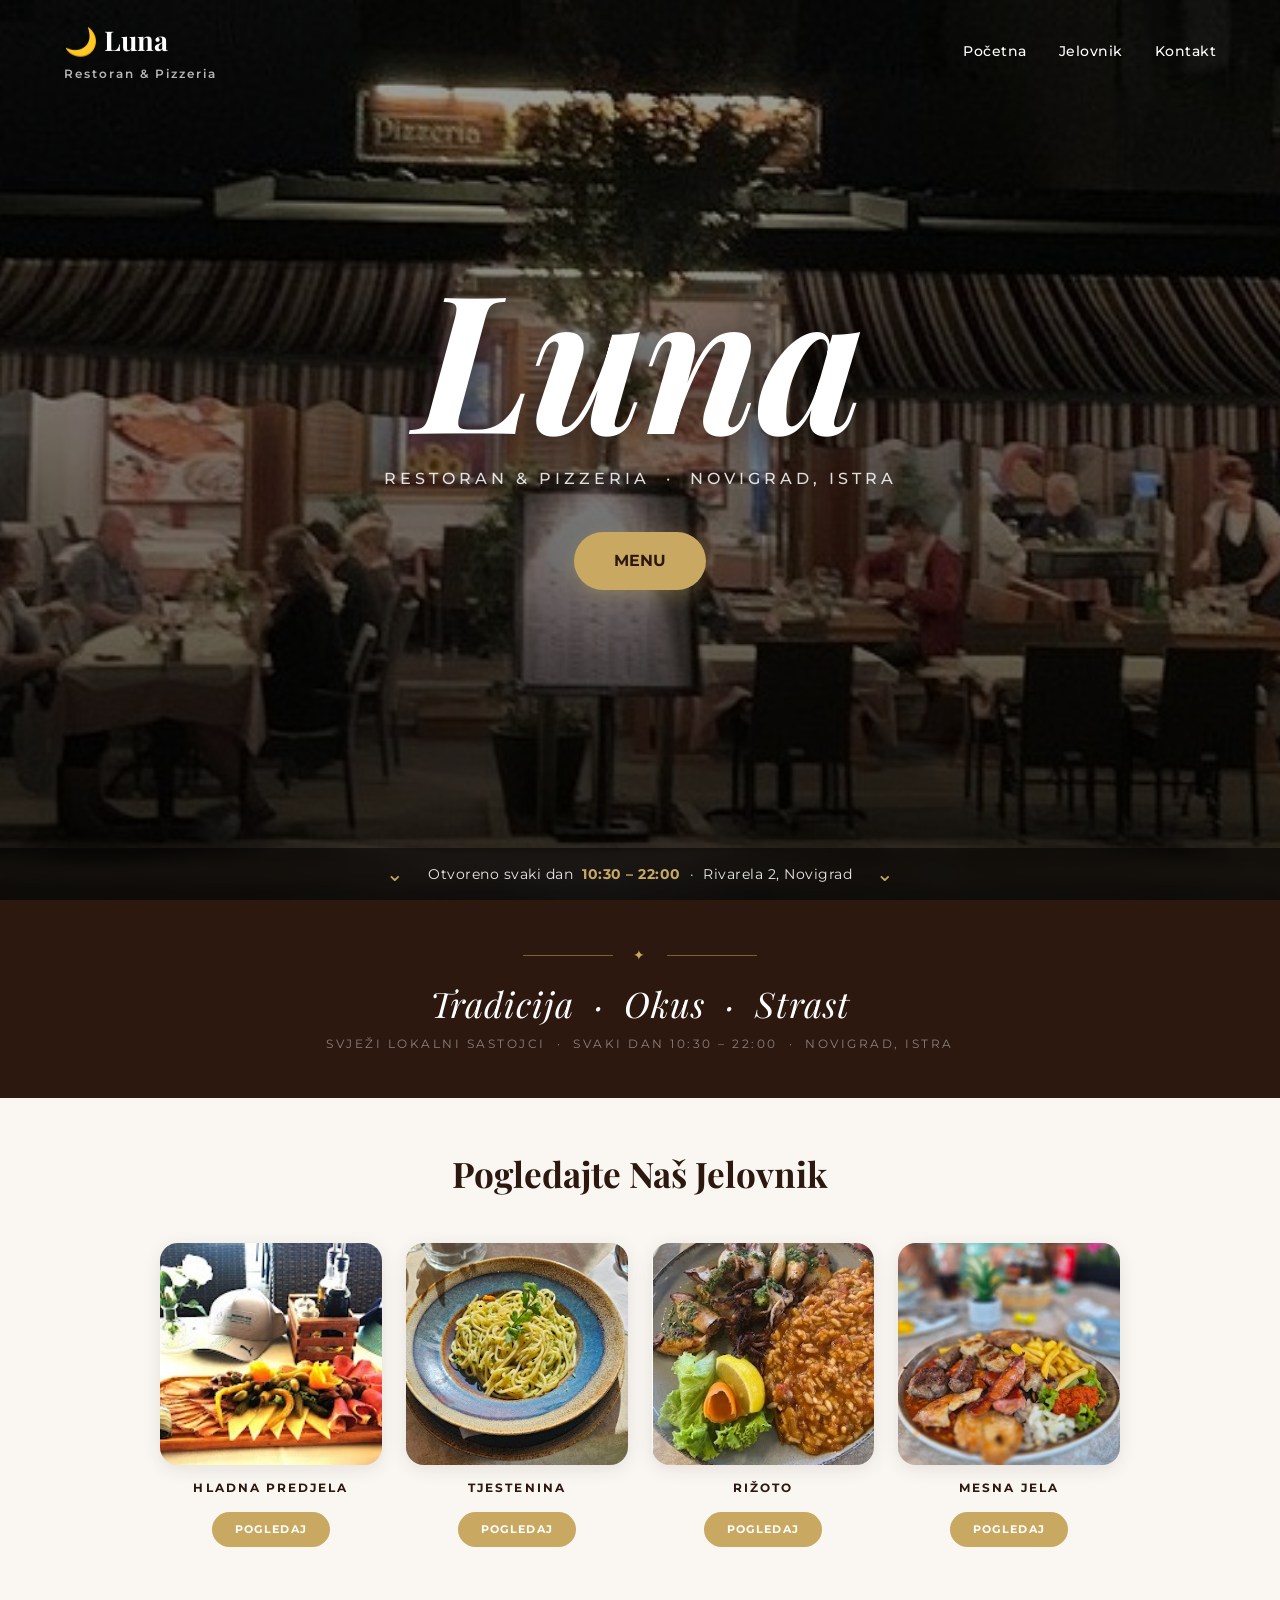
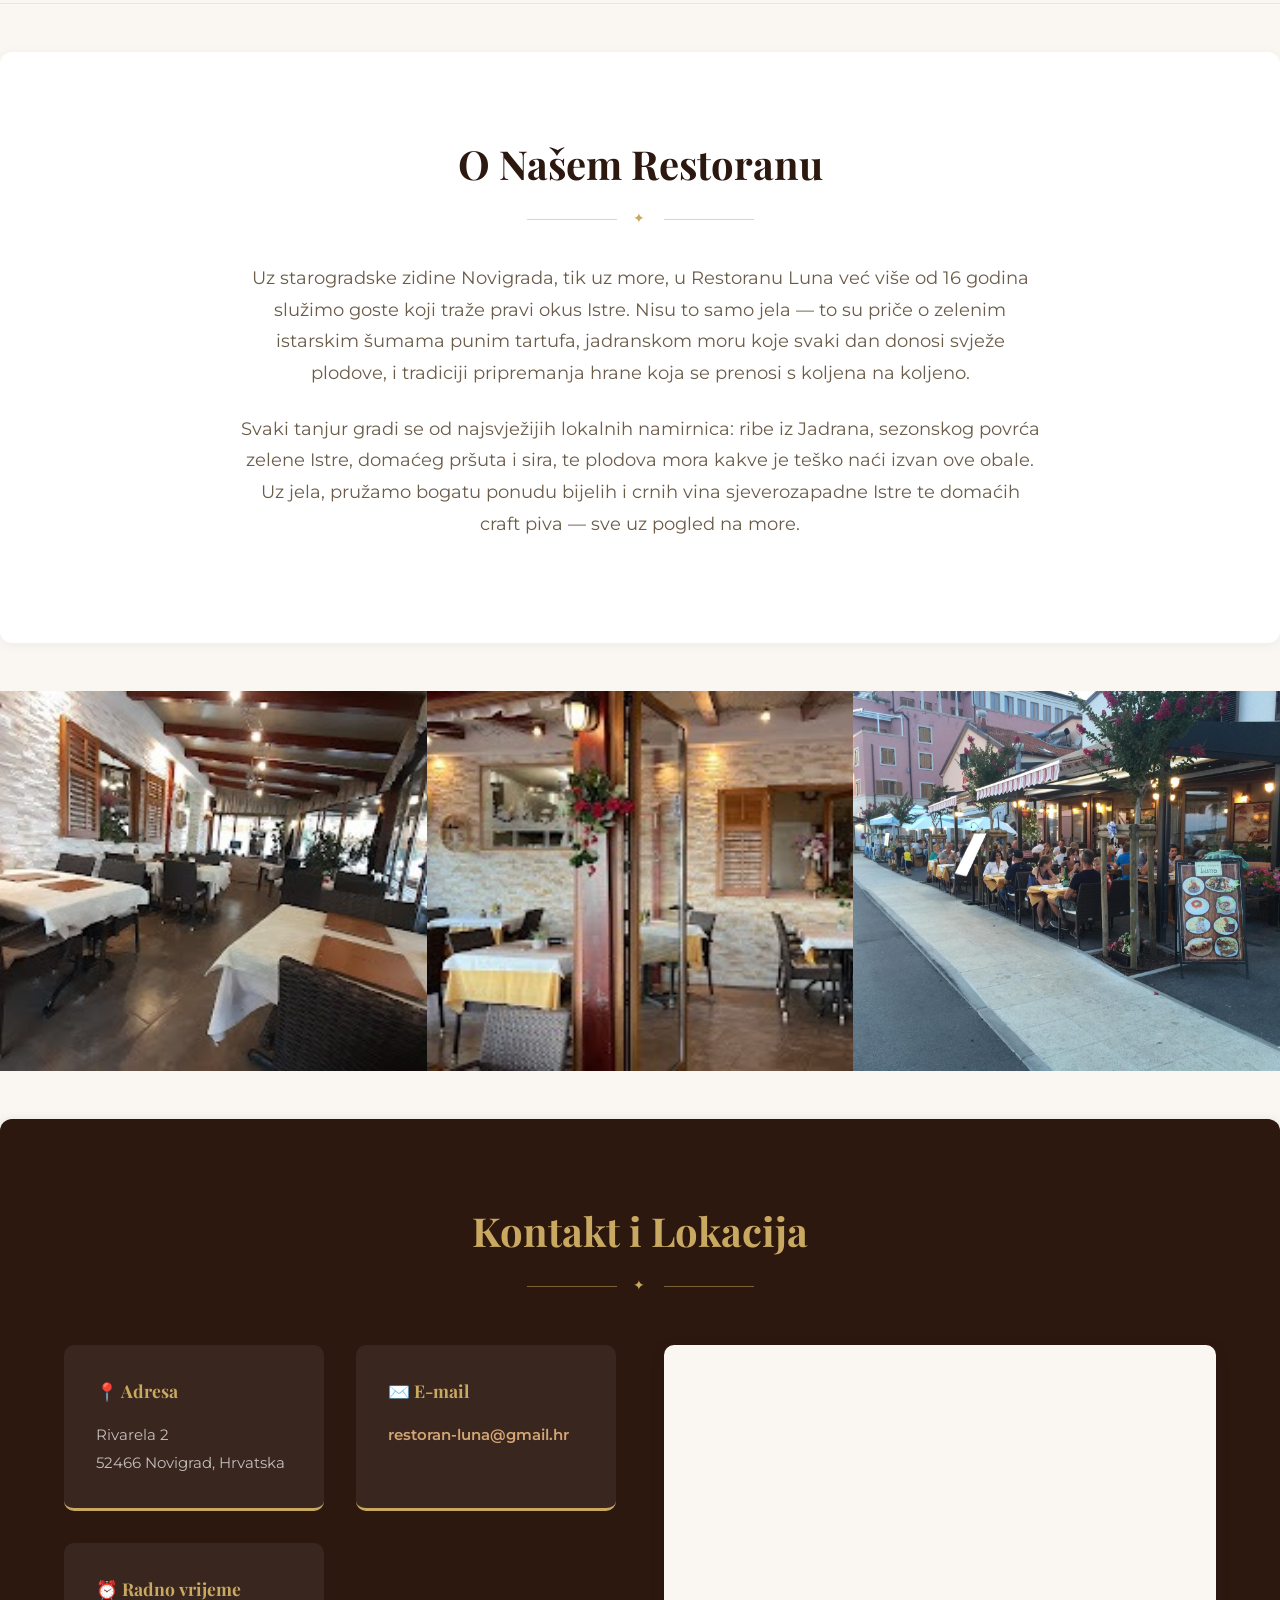
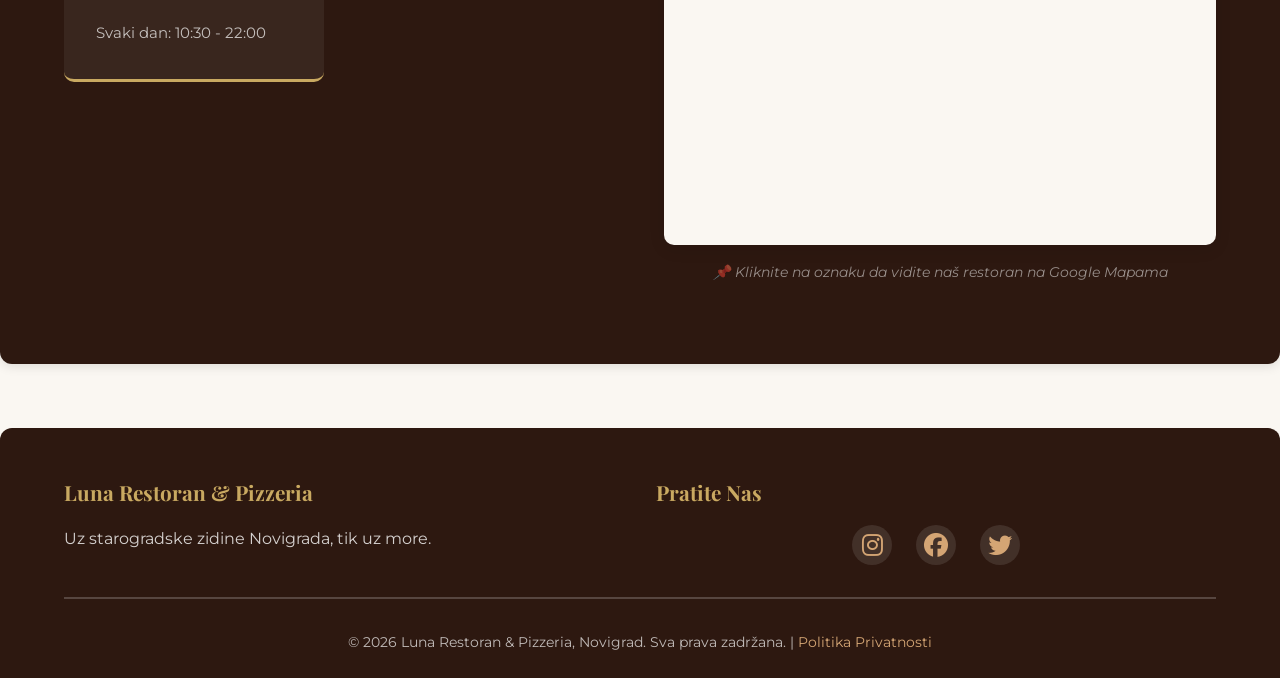
<file: index.html>
<!DOCTYPE html>
<html lang="hr">
<head>
    <meta charset="UTF-8">
    <meta name="viewport" content="width=device-width, initial-scale=1.0">
    <title>Luna Restoran &amp; Pizzeria | Novigrad, Istra</title>
    <meta name="description" content="Restoran Luna u Novigradu &mdash; svježa riba, plodovi mora, istarska tjestenina, pizza i lokalna vina. Otvoreni svaki dan od 10:30 do 22:00. Rivarela 2, Novigrad.">
    <meta name="keywords" content="restoran Novigrad, pizzeria Novigrad, riba Novigrad, istarska kuhinja, plodovi mora Istra, tartufi Istra, Luna restoran">
    <meta name="author" content="MoonLight">
    <meta name="robots" content="index, follow">
    <meta name="language" content="Croatian">
    
    <!-- Open Graph Tags for Social Media -->
    <meta property="og:title" content="Luna Restoran &amp; Pizzeria | Novigrad, Istra">
    <meta property="og:description" content="Svježa riba, plodovi mora, istarska tjestenina i pizza uz starogradske zidine i pogled na more. Svaki dan 10:30&ndash;22:00.">
    <meta property="og:type" content="website">
    <meta property="og:url" content="https://vericavje8-rgb.github.io/MoonLIght/index.html">
    <meta property="og:image" content="https://vericavje8-rgb.github.io/MoonLIght/assets/images/Ambiijent/Eksterijer/eksterijer_1.jpg">
    
    <!-- Twitter Card Tags -->
    <meta name="twitter:card" content="summary_large_image">
    <meta name="twitter:title" content="Luna Restoran &amp; Pizzeria | Novigrad">
    <meta name="twitter:description" content="Istarska kuhinja, riba s roštilja, tartufi i domaća vina uz stare zidine Novigrada, tik uz more. Svaki dan od 10:30.">
    <meta name="twitter:image" content="https://vericavje8-rgb.github.io/MoonLIght/assets/images/Ambiijent/Eksterijer/eksterijer_1.jpg">
    
    <!-- Canonical URL -->
    <link rel="canonical" href="https://vericavje8-rgb.github.io/MoonLIght/index.html">
    
    <!-- Schema.org Markup - Restaurant -->
    <script type="application/ld+json">
    {
      "@context": "https://schema.org/",
      "@type": "Restaurant",
      "name": "Luna Restoran i Pizzeria",
      "image": "https://vericavje8-rgb.github.io/MoonLIght/assets/images/Ambiijent/Eksterijer/eksterijer_1.jpg",
      "description": "Restoran i pizzeria u Novigradu. Svježa riba, plodovi mora, istarska tjestenina, pizza i lokalna vina uz starogradske zidine, tik uz more.",
      "url": "https://vericavje8-rgb.github.io/MoonLIght/",
      "telephone": "+38552758XXX",
      "email": "restoran-luna@gmail.hr",
      "address": {
        "@type": "PostalAddress",
        "streetAddress": "Rivarela 2",
        "addressLocality": "Novigrad",
        "postalCode": "52466",
        "addressCountry": "HR"
      },
      "geo": {
        "@type": "GeoCoordinates",
        "latitude": 45.3148525,
        "longitude": 13.5614997
      },
      "openingHours": "Mo-Su 10:30-22:00",
      "priceRange": "$$",
      "servesCuisine": "Mediterranean, Croatian, Pizza",
      "menu": "https://vericavje8-rgb.github.io/MoonLIght/menu.html"
    }
    </script>
    
    <!-- Site Configuration -->
    <script src="assets/js/config.js"></script>
    
    <!-- Performance: Preconnect to external domains for faster loading -->
    <link rel="preconnect" href="https://fonts.googleapis.com">
    <link rel="preconnect" href="https://fonts.gstatic.com" crossorigin>
    <link rel="preconnect" href="https://cdnjs.cloudflare.com" crossorigin>
    
    <!-- Font Awesome Icons -->
    <link rel="stylesheet" href="https://cdnjs.cloudflare.com/ajax/libs/font-awesome/6.4.0/css/all.min.css">
    
    <link href="https://fonts.googleapis.com/css2?family=Playfair+Display:wght@700&family=Montserrat:wght@400;600;700&display=swap" rel="stylesheet">
    <link rel="stylesheet" href="assets/css/style.css">
    
    <!-- Performance Script: Lazy loading, optimization, monitoring -->
    <script src="assets/js/performance.js" defer></script>
</head>
<body>
    <header id="site-header">
        <div class="container">
            <div class="logo">
                <a href="#home">🌙 <span>Luna</span></a>
                <p class="tagline">Restoran &amp; Pizzeria</p>
            </div>
            <nav>
                <ul>
                    <li><a href="#about">Početna</a></li>
                    <li><a href="menu.html">Jelovnik</a></li>
                  <!--  <li><a href="#ambiance">Ambijent</a></li>-->
                    <li><a href="#contact">Kontakt</a></li>
                </ul>
            </nav>

        </div>
    </header>

    <section class="hero" id="home" style="background-image: url('assets/images/Ambiijent/Eksterijer/procelje_noc.jpg');">
        <div class="hero-overlay"></div>
        <div class="hero-body">
            <h1 class="hero-title">Luna</h1>
            <p class="hero-sub">RESTORAN &amp; PIZZERIA &nbsp;&middot;&nbsp; NOVIGRAD, ISTRA</p>
            <a href="menu.html" class="btn btn-primary"> MENU</a>
        </div>
        <div class="hero-bottom-bar">
            <span class="hbb-chevron">&#8964;</span>
            <span>Otvoreno svaki dan &nbsp;<strong>10:30 &ndash; 22:00</strong>&nbsp; &middot; &nbsp;Rivarela 2, Novigrad</span>
            <span class="hbb-chevron">&#8964;</span>
        </div>
    </section>

    <section class="idx-intro">
        <div class="container">
            <div class="menu-intro-ornament">
                <span class="ornament-line"></span>
                <span class="ornament-icon">✦</span>
                <span class="ornament-line"></span>
            </div>
            <p class="menu-intro-tagline">Tradicija &nbsp;·&nbsp; Okus &nbsp;·&nbsp; Strast</p>
            <p class="menu-intro-note">Svježi lokalni sastojci &nbsp;&middot;&nbsp; Svaki dan 10:30 &ndash; 22:00 &nbsp;&middot;&nbsp; Novigrad, Istra</p>
        </div>
    </section>

    <!-- CATEGORY CARDS -->
    <section class="cat-strip">
        <h2 class="cat-strip-title">Pogledajte Naš Jelovnik</h2>
        <div class="cat-strip-cards">
            <div class="cat-card">
                <div class="cat-card-img"><img src="assets/images/Jelovnik/1. Hladna/hladnimix.jpg" alt="Hladna Predjela"></div>
                <span class="cat-card-name">Hladna Predjela</span>
                <a href="menu.html" class="cat-card-btn">Pogledaj</a>
            </div>
            <div class="cat-card">
                <div class="cat-card-img"><img src="assets/images/Jelovnik/5. tjestenina/cesnjak.jpg" alt="Tjestenina"></div>
                <span class="cat-card-name">Tjestenina</span>
                <a href="menu.html" class="cat-card-btn">Pogledaj</a>
            </div>
            <div class="cat-card">
                <div class="cat-card-img"><img src="assets/images/Jelovnik/6.  rizoto/1. zanimljivo.jpg" alt="Rižoto"></div>
                <span class="cat-card-name">Rižoto</span>
                <a href="menu.html" class="cat-card-btn">Pogledaj</a>
            </div>
            <div class="cat-card">
                <div class="cat-card-img"><img src="assets/images/Jelovnik/7. meso/zanimljivo.jpg" alt="Mesna Jela"></div>
                <span class="cat-card-name">Mesna Jela</span>
                <a href="menu.html" class="cat-card-btn">Pogledaj</a>
            </div>
        </div>
    </section>

    <section class="about" id="about">
        <div class="container">
            <div class="about-content">
                <div class="about-text">
                    <h2>O Našem Restoranu</h2>
                    <div class="about-ornament">
                        <span class="ornament-line"></span>
                        <span class="ornament-icon">✦</span>
                        <span class="ornament-line"></span>
                    </div>
                    <p>Uz starogradske zidine Novigrada, tik uz more, u Restoranu Luna već više od 16 godina služimo goste koji traže pravi okus Istre. Nisu to samo jela &mdash; to su priče o zelenim istarskim šumama punim tartufa, jadranskom moru koje svaki dan donosi svježe plodove, i tradiciji pripremanja hrane koja se prenosi s koljena na koljeno.</p>
                    <p>Svaki tanjur gradi se od najsvježijih lokalnih namirnica: ribe iz Jadrana, sezonskog povrća zelene Istre, domaćeg pršuta i sira, te plodova mora kakve je teško naći izvan ove obale. Uz jela, pružamo bogatu ponudu bijelih i crnih vina sjeverozapadne Istre te domaćih craft piva &mdash; sve uz pogled na more.</p>
                
                </div>
            </div>
        </div>
    </section>

    <!-- PHOTO GALLERY -->
    <section class="resto-gallery">
        <div class="resto-gallery-grid">
   <!--
            <div class="hero-gallery-item">              
                <img src="assets/images/Ambiijent/Interijer/procelje_noc.jpg" alt="Unutrašnjost restorana" loading="lazy">
            </div>
             -->
         
            <div class="resto-gallery-item">              
                <img src="assets/images/Ambiijent/Interijer/interijer_1.jpg" alt="Unutrašnjost restorana" loading="lazy">
            </div>

            <div class="resto-gallery-item">
                <img src="assets/images/Ambiijent/Interijer/interijer_2.jpg" alt="Unutrašnjost restorana" loading="lazy">
            </div>

            <div class="resto-gallery-item">
                <img src="assets/images/Ambiijent/Eksterijer/eksterijer7.jpeg" alt="Luna Restoran i Pizzeria" loading="lazy">
            </div>
                   


        </div>
    </section>

    

    
    <section class="contact" id="contact">
        <div class="container">
            <h2>Kontakt i Lokacija</h2>
            <div class="contact-ornament">
                <span class="ornament-line"></span>
                <span class="ornament-icon">✦</span>
                <span class="ornament-line"></span>
            </div>
            <div class="contact-wrapper">
                <div class="contact-info-section">
                    <div class="contact-info">
                        <div class="info-block">
                            <h3>📍 Adresa</h3>
                            <p>Rivarela 2<br>52466 Novigrad, Hrvatska</p>
                        </div>
                        <div class="info-block">
                            <h3>✉️ E-mail</h3>
                            <p><a href="mailto:restoran-luna@gmail.hr">restoran-luna@gmail.hr</a></p>
                        </div>
                        <div class="info-block">
                            <h3>⏰ Radno vrijeme</h3>
                            <p>Svaki dan: 10:30 - 22:00</p>
                        </div>
                    </div>
                </div>
                
                <div class="map-section">
                    <div class="map-container">
                        <iframe src="https://www.google.com/maps/embed?pb=!1m18!1m12!1m3!1d2807.0!2d13.5614997!3d45.3148525!2m3!1f0!2f0!3f0!3m2!1i1024!2i768!4f13.1!3m3!1m2!1s0x477c9b8d39363c9d%3A0x4a4dfd7f8b6f4450!2sLuna%20Restoran%20and%20Pizzeria!5e0!3m2!1shr!2shr!4v1234567890" 
                                width="100%" 
                                height="100%" 
                                style="border:0;" 
                                allowfullscreen="" 
                                loading="lazy" 
                                referrerpolicy="no-referrer-when-downgrade"
                                class="map-iframe">
                        </iframe>
                    </div>
                    <p class="map-note">📌 Kliknite na oznaku da vidite naš restoran na Google Mapama</p>
                </div>
            </div>
        </div>
    </section>

    <!-- RESERVATION SECTION - COMMENTED OUT FOR FUTURE USE
    <section class="reservation" id="reservation">
        <div class="container">
            <h2>Make a Reservation</h2>
            <p>Reserve your table for an unforgettable evening</p>
            <form class="reservation-form">
                <div class="form-row">
                    <input type="text" placeholder="Your Name" required>
                    <input type="email" placeholder="Email Address" required>
                </div>
                <div class="form-row">
                    <input type="date" required>
                    <input type="time" required>
                </div>
                <div class="form-row">
                    <select required>
                        <option value="">Number of Guests</option>
                        <option value="1">1 Guest</option>
                        <option value="2">2 Guests</option>
                        <option value="3">3 Guests</option>
                        <option value="4">4 Guests</option>
                        <option value="5">5 Guests</option>
                        <option value="6+">6+ Guests</option>
                    </select>
                </div>
                <textarea placeholder="Special Requests (Allergies, Preferences, etc.)" rows="4"></textarea>
                <button type="submit" class="btn btn-primary">Confirm Reservation</button>
            </form>
        </div>
    </section>
    END OF RESERVATION SECTION -->

    <footer>
        <div class="container">
            <div class="footer-content">
                <div class="footer-section">
                    <h4>Luna Restoran &amp; Pizzeria</h4>
                    <p>Uz starogradske zidine Novigrada, tik uz more.</p>
                </div>
                <div class="footer-section">
                    <h4>Pratite Nas</h4>
                    <p class="social-links">
                        <a href="#" target="_blank" title="Instagram"><i class="fab fa-instagram"></i></a>
                        <a href="#" target="_blank" title="Facebook"><i class="fab fa-facebook"></i></a>
                        <a href="#" target="_blank" title="Twitter"><i class="fab fa-twitter"></i></a>
                    </p>
                </div>
               <!--- <div class="footer-section">
                    <h4>Bilten</h4>
                    <p>Pretplatite se za posebne ponude i događaje</p>
                </div>-->
            </div>
            <hr>
            <p class="copyright">&copy; 2026 Luna Restoran &amp; Pizzeria, Novigrad. Sva prava zadržana. | <a href="#">Politika Privatnosti</a></p>
        </div>
    </footer>
    <script>
        // Header: transparent -> solid on scroll
        const header = document.getElementById('site-header');
        window.addEventListener('scroll', () => {
            header.classList.toggle('scrolled', window.scrollY > 60);
        });
    </script>
</body>
</html>
</file>
<file: assets/css/style.css>
/* ============ CSS Variables & Reset ============ */
:root {
    --primary: #2d1810;
    --secondary: #8b6f47;
    --accent: #d4a574;
    --light-bg: #faf7f2;
    --text-dark: #2d1810;
    --text-light: #6b5c4a;
    --white: #ffffff;
    --gold: #c9a961;
    --font-serif: 'Playfair Display', serif;
    --font-sans: 'Montserrat', sans-serif;
}

* {
    box-sizing: border-box;
    margin: 0;
    padding: 0;
}

html {
    scroll-behavior: smooth;
}

body {
    font-family: var(--font-sans);
    color: var(--text-dark);
    background: var(--light-bg);
    line-height: 1.6;
}

.container {
    width: 90%;
    max-width: 1200px;
    margin: 0 auto;
}

a {
    color: inherit;
    text-decoration: none;
}

a:hover {
    color: var(--gold);
}

/* ============ Header & Navigation ============ */
header {
    background: transparent;
    color: var(--white);
    padding: 1.2rem 0;
    position: fixed;
    top: 0;
    left: 0;
    right: 0;
    z-index: 100;
    transition: background 0.35s ease, box-shadow 0.35s ease, padding 0.35s ease;
}

header.scrolled {
    background: var(--primary);
    box-shadow: 0 4px 12px rgba(0,0,0,0.25);
    padding: 0.8rem 0;
}

header .container {
    display: flex;
    justify-content: space-between;
    align-items: center;
    gap: 2rem;
}

.logo a {
    font-family: var(--font-serif);
    font-size: 1.7rem;
    font-weight: 700;
    color: var(--gold);
    text-decoration: none;
    display: flex;
    align-items: center;
    gap: 0.4rem;
}

.logo span {
    color: var(--white);
}

.tagline {
    font-size: 0.72rem;
    letter-spacing: 2px;
    color: rgba(255,255,255,0.7);
    font-weight: 600;
    margin-top: 2px;
}

nav ul {
    list-style: none;
    display: flex;
    gap: 2rem;
    align-items: center;
}

nav a {
    color: var(--white);
    text-decoration: none;
    font-weight: 500;
    font-size: 0.9rem;
    letter-spacing: 0.5px;
    transition: color 0.3s ease;
    position: relative;
}

nav a:hover {
    color: var(--gold);
}

nav a::after {
    content: '';
    position: absolute;
    bottom: -5px;
    left: 0;
    width: 0;
    height: 2px;
    background: var(--gold);
    transition: width 0.3s ease;
}

nav a:hover::after {
    width: 100%;
}

/* Two CTA buttons in header */
.nav-cta {
    display: flex;
    gap: 0.75rem;
    align-items: center;
}

.btn-nav-menu {
    background: var(--gold);
    color: var(--primary) !important;
    padding: 0.55rem 1.2rem;
    border-radius: 4px;
    font-weight: 700;
    font-size: 0.85rem;
    letter-spacing: 0.3px;
    transition: all 0.3s ease;
    text-decoration: none;
}

.btn-nav-menu:hover {
    background: var(--accent);
    transform: translateY(-2px);
}

.btn-nav-reservation {
    background: #2a7abf;
    color: var(--white) !important;
    padding: 0.55rem 1.2rem;
    border-radius: 4px;
    font-weight: 700;
    font-size: 0.85rem;
    letter-spacing: 0.3px;
    transition: all 0.3s ease;
    text-decoration: none;
}

.btn-nav-reservation:hover {
    background: #1f5f96;
    transform: translateY(-2px);
}

/* ============ Hero Section ============ */
.hero {
    background-size: cover;
    background-position: center top;
    background-attachment: scroll;
    color: var(--white);
    min-height: 100vh;
    display: flex;
    flex-direction: column;
    align-items: center;
    justify-content: center;
    position: relative;
    padding: 0;
}

.hero-overlay {
    position: absolute;
    inset: 0;
    background: linear-gradient(to bottom, rgba(0,0,0,0.35) 0%, rgba(0,0,0,0.55) 60%, rgba(0,0,0,0.75) 100%);
    z-index: 1;
}

.hero-body {
    position: relative;
    z-index: 2;
    text-align: center;
    padding: 2rem 1rem;
    flex: 1;
    display: flex;
    flex-direction: column;
    align-items: center;
    justify-content: center;
}

.hero-title {
    font-family: var(--font-serif);
    font-size: clamp(5rem, 16vw, 12rem);
    font-weight: 700;
    font-style: italic;
    color: var(--white);
    line-height: 1;
    margin-bottom: 1rem;
    text-shadow: 0 4px 30px rgba(0,0,0,0.5);
    letter-spacing: -2px;
}

.hero-sub {
    font-size: clamp(0.75rem, 2vw, 1rem);
    letter-spacing: 4px;
    text-transform: uppercase;
    color: rgba(255,255,255,0.85);
    margin-bottom: 2.5rem;
    font-weight: 500;
}

/* Bottom info bar */
.hero-bottom-bar {
    position: relative;
    z-index: 2;
    width: 100%;
    background: rgba(0,0,0,0.55);
    backdrop-filter: blur(6px);
    padding: 0.9rem 2rem;
    display: flex;
    align-items: center;
    justify-content: center;
    gap: 1.5rem;
    font-size: 0.9rem;
    color: rgba(255,255,255,0.9);
    letter-spacing: 0.5px;
}

.hero-bottom-bar strong {
    color: var(--gold);
}

.hbb-chevron {
    color: var(--gold);
    font-size: 1.3rem;
    line-height: 1;
}

@media (max-width: 768px) {
    .hero-title {
        font-size: clamp(4rem, 20vw, 7rem);
    }

    .hero-bottom-bar {
        font-size: 0.78rem;
        gap: 0.8rem;
        padding: 0.75rem 1rem;
        flex-wrap: wrap;
        text-align: center;
    }

    .hbb-chevron { display: none; }
}

@media (max-width: 480px) {
    .hero-title { letter-spacing: -1px; }
    .hero-sub { letter-spacing: 2px; }
}
/* ============ Buttons ============ */
.btn {
    display: inline-block;
    padding: 1rem 2.5rem;
    border-radius: 50px;
    font-weight: 700;
    text-decoration: none;
    border: none;
    cursor: pointer;
    transition: all 0.3s ease;
    font-size: 1rem;
    box-shadow: 0 4px 15px rgba(3, 102, 214, 0.3);
}

.btn-primary {
    background: var(--gold);
    color: var(--primary);
    box-shadow: 0 6px 20px rgba(201, 169, 97, 0.3);
}

.btn-primary:hover {
    background: var(--accent);
    transform: translateY(-2px);
    box-shadow: 0 8px 25px rgba(201, 169, 97, 0.4);
}

/* ============ Index Signature Strip ============ */
.idx-intro {
    background: var(--primary);
    padding: 2.8rem 0;
    text-align: center;
    margin: 0;
}

.menu-intro-ornament {
    display: flex;
    align-items: center;
    justify-content: center;
    gap: 1.2rem;
    margin-bottom: 1rem;
}

.ornament-line {
    flex: 0 0 90px;
    height: 1px;
    background: var(--gold);
    opacity: 0.5;
}

.ornament-icon {
    color: var(--gold);
    font-size: 0.85rem;
    letter-spacing: 3px;
}

.menu-intro-tagline {
    font-family: var(--font-serif);
    font-size: clamp(1.4rem, 3.5vw, 2.2rem);
    font-style: italic;
    color: var(--white);
    letter-spacing: 1px;
    margin: 0 0 0.6rem 0;
    line-height: 1.2;
}

.menu-intro-note {
    font-size: 0.75rem;
    letter-spacing: 2.5px;
    text-transform: uppercase;
    color: rgba(255, 255, 255, 0.45);
    font-family: var(--font-sans);
    margin: 0;
}

/* ============ Section Heading Ornament ============ */
.section-head {
    text-align: center;
    margin-bottom: 3rem;
}

.section-head h2 {
    font-family: var(--font-serif);
    font-size: 2.5rem;
    color: var(--primary);
    margin-bottom: 0.9rem;
}

.section-head h2.light {
    color: var(--gold);
}

.section-ornament {
    display: flex;
    align-items: center;
    justify-content: center;
    gap: 1rem;
}

.section-ornament .ornament-line {
    flex: 0 0 60px;
    opacity: 0.4;
}

.section-ornament .ornament-icon {
    font-size: 0.75rem;
}

/* ============ About Section ============ */
.about {
    background: var(--white);
    padding: 5rem 0;
    border-radius: 12px;
    box-shadow: 0 2px 12px rgba(0, 0, 0, 0.05);
    margin: 3rem 0;
    text-align: center;
}

.about-content {
    display: flex;
    justify-content: center;
}

.about-text {
    max-width: 800px;
}

.about h2 {
    font-family: var(--font-serif);
    color: var(--primary);
    font-size: 2.5rem;
    margin-bottom: 0.75rem;
}

.about-ornament {
    display: flex;
    align-items: center;
    justify-content: center;
    gap: 1rem;
    margin-bottom: 2rem;
}

.about p {
    color: var(--text-light);
    font-size: 1.1rem;
    line-height: 1.8;
    margin-bottom: 1.5rem;
    max-width: none;
}

.highlights {
    display: grid;
    grid-template-columns: repeat(auto-fit, minmax(200px, 1fr));
    gap: 1.5rem;
    margin-top: 3rem;
}

.highlight-item {
    background: var(--primary);
    padding: 2rem 1.5rem;
    border-radius: 10px;
    text-align: center;
    border-bottom: 3px solid var(--gold);
    transition: transform 0.3s ease, box-shadow 0.3s ease;
}

.highlight-item:hover {
    transform: translateY(-6px);
    box-shadow: 0 10px 28px rgba(45, 24, 16, 0.18);
}

.highlight-item h4 {
    color: var(--gold);
    font-size: 1.3rem;
    font-family: var(--font-serif);
    margin-bottom: 0.5rem;
}

.highlight-item p {
    color: rgba(255, 255, 255, 0.7);
    margin: 0;
    font-size: 0.9rem;
    letter-spacing: 0.3px;
}
/* ============ Services Section ============ */
.services {
    background: var(--primary);
    padding: 5rem 0;
    margin: 3rem 0;
    border-radius: 12px;
    box-shadow: 0 2px 12px rgba(0, 0, 0, 0.12);
}

.services h2 {
    text-align: center;
    color: var(--gold);
    font-family: var(--font-serif);
    font-size: 2.5rem;
    margin-bottom: 0.75rem;
}

.services-ornament {
    display: flex;
    align-items: center;
    justify-content: center;
    gap: 1rem;
    margin-bottom: 3rem;
}

.services-ornament .ornament-line {
    background: var(--gold);
}

.services-ornament .ornament-icon {
    color: var(--gold);
}

.grid {
    display: grid;
    grid-template-columns: repeat(auto-fit, minmax(300px, 1fr));
    gap: 1.5rem;
    margin-top: 0;
}

.service {
    background: rgba(255, 255, 255, 0.05);
    border: 1px solid rgba(201, 169, 97, 0.18);
    border-bottom: 3px solid transparent;
    border-radius: 10px;
    padding: 2.5rem;
    text-align: center;
    transition: all 0.3s ease;
}

.service:hover {
    transform: translateY(-6px);
    border-bottom-color: var(--gold);
    background: rgba(255, 255, 255, 0.08);
    box-shadow: 0 12px 30px rgba(0,0,0,0.3);
}

.service-icon {
    font-size: 2.5rem;
    margin-bottom: 1rem;
}

.service h3 {
    color: var(--gold);
    margin-bottom: 0.75rem;
    font-size: 1.2rem;
    font-family: var(--font-serif);
}

.service p {
    color: rgba(255, 255, 255, 0.65);
    line-height: 1.7;
    font-size: 0.95rem;
}

/* ===== RESTAURANT PHOTO GALLERY ===== */
.resto-gallery {
    width: 100%;
    line-height: 0;
}
.resto-gallery-grid {
    display: grid;
    grid-template-columns: repeat(3, 1fr);
    gap: 0;
}
.resto-gallery-item {
    overflow: hidden;
    height: 380px;
}
.resto-gallery-item img {
    width: 100%;
    height: 100%;
    object-fit: cover;
    display: block;
    transition: transform 0.5s ease;
}
.resto-gallery-item:hover img {
    transform: scale(1.04);
}

/* ===== CATEGORY STRIP ===== */
.cat-strip {
    background: var(--light-bg);
    padding: 3rem 2.5rem 3.5rem;
    text-align: center;
    border-bottom: 1px solid rgba(45,24,16,0.08);
}
.cat-strip-title {
    font-family: var(--font-serif);
    font-size: 2.2rem;
    font-weight: 700;
    color: var(--primary);
    margin: 0 0 2.5rem;
}
.cat-strip-cards {
    display: grid;
    grid-template-columns: repeat(4, 1fr);
    gap: 1.5rem;
    max-width: 960px;
    margin: 0 auto;
}
.cat-card {
    display: flex;
    flex-direction: column;
    align-items: center;
    gap: 0.9rem;
    transition: transform 0.3s ease;
}
.cat-card:hover { transform: translateY(-5px); }
.cat-card-img {
    width: 100%;
    aspect-ratio: 1 / 1;
    border-radius: 18px;
    overflow: hidden;
    background: #e8e0d6;
    box-shadow: 0 4px 18px rgba(45,24,16,0.10);
}
.cat-card-img img {
    width: 100%;
    height: 100%;
    object-fit: cover;
    transition: transform 0.5s ease;
    display: block;
}
.cat-card:hover .cat-card-img img { transform: scale(1.06); }
.cat-card-name {
    font-family: var(--font-sans);
    font-size: 0.72rem;
    font-weight: 700;
    letter-spacing: 0.18em;
    text-transform: uppercase;
    color: var(--primary);
}
.cat-card-btn {
    display: inline-block;
    background: var(--gold);
    color: #fff;
    font-family: var(--font-sans);
    font-size: 0.7rem;
    font-weight: 700;
    letter-spacing: 0.12em;
    text-transform: uppercase;
    text-decoration: none;
    padding: 0.55rem 1.4rem;
    border-radius: 50px;
    transition: background 0.25s, transform 0.2s;
}
.cat-card-btn:hover {
    background: var(--primary);
    transform: scale(1.04);
}
@media (max-width: 768px) {
    .resto-gallery { padding: 0 1.5rem; }
    .resto-gallery-grid { 
        grid-template-columns: 1fr; 
        gap: 1rem;
    }
    .resto-gallery-item { height: 260px; }
}
@media (max-width: 600px) {
    .resto-gallery { padding: 0 1rem; }
    .resto-gallery-grid { gap: 0.8rem; }
    .cat-strip { padding: 2rem 1.2rem 2.5rem; }
    .cat-strip-cards { grid-template-columns: repeat(2, 1fr); gap: 1rem; }
    .cat-strip-title { font-size: 1.6rem; }
    .resto-gallery-item { height: 220px; }
}

/* ===== FOOD SHOWCASE ===== */
.food-showcase {
    background: #0e0603;
    padding-top: 4.5rem;
}
.food-showcase-header {
    text-align: center;
    padding: 0 2rem 3rem;
}
.fsh-label {
    display: block;
    font-family: var(--font-sans);
    font-size: 0.68rem;
    font-weight: 600;
    letter-spacing: 0.28em;
    text-transform: uppercase;
    color: var(--gold);
    margin-bottom: 0.7rem;
}
.food-showcase-header h2 {
    font-family: var(--font-serif);
    font-size: 2.8rem;
    color: #fff;
    margin: 0 0 1rem;
    font-weight: 400;
    font-style: italic;
}
.fsh-orn {
    display: flex;
    align-items: center;
    justify-content: center;
    gap: 1rem;
    color: var(--gold);
}
.fsh-orn-line {
    width: 60px;
    height: 1px;
    background: var(--gold);
    opacity: 0.45;
    display: inline-block;
}
.food-showcase-grid {
    display: grid;
    grid-template-columns: 1.4fr 1fr;
    grid-template-rows: repeat(3, 1fr);
    gap: 3px;
    height: 600px;
}
.fsc-card {
    position: relative;
    overflow: hidden;
    cursor: pointer;
}
.fsc-featured {
    grid-row: 1 / 4;
}
.fsc-bg {
    position: absolute;
    inset: 0;
    background-size: cover;
    background-position: center;
    transition: transform 0.7s cubic-bezier(0.25, 0.46, 0.45, 0.94);
}
.fsc-card:hover .fsc-bg {
    transform: scale(1.07);
}
.fsc-card::after {
    content: '';
    position: absolute;
    inset: 0;
    background: linear-gradient(to top, rgba(8,3,1,0.88) 0%, rgba(0,0,0,0.25) 50%, transparent 100%);
    transition: background 0.5s ease;
    z-index: 1;
}
.fsc-card:hover::after {
    background: linear-gradient(to top, rgba(45,24,16,0.92) 0%, rgba(45,24,16,0.38) 55%, transparent 100%);
}
.fsc-tag {
    position: absolute;
    top: 1.1rem;
    left: 1.2rem;
    font-family: var(--font-sans);
    font-size: 0.62rem;
    font-weight: 700;
    letter-spacing: 0.2em;
    text-transform: uppercase;
    color: var(--gold);
    border: 1px solid rgba(201,169,97,0.5);
    padding: 0.28rem 0.65rem;
    border-radius: 2px;
    z-index: 3;
    background: rgba(0,0,0,0.35);
    backdrop-filter: blur(4px);
}
.fsc-info {
    position: absolute;
    bottom: 0;
    left: 0;
    right: 0;
    padding: 1.6rem 1.5rem 1.8rem;
    z-index: 3;
    transform: translateY(5px);
    transition: transform 0.4s ease;
}
.fsc-card:hover .fsc-info {
    transform: translateY(0);
}
.fsc-info h3 {
    font-family: var(--font-serif);
    font-size: 1.35rem;
    font-weight: 600;
    color: #fff;
    margin: 0 0 0.3rem;
    line-height: 1.2;
}
.fsc-featured .fsc-info h3 {
    font-size: 2.1rem;
    font-weight: 400;
    font-style: italic;
    margin-bottom: 0.5rem;
}
.fsc-info p {
    font-size: 0.78rem;
    color: rgba(255,255,255,0.65);
    margin: 0;
    line-height: 1.45;
    letter-spacing: 0.02em;
}
.fsc-link {
    display: inline-block;
    margin-top: 1.2rem;
    font-size: 0.72rem;
    font-weight: 700;
    letter-spacing: 0.14em;
    text-transform: uppercase;
    color: var(--gold);
    text-decoration: none;
    border-bottom: 1px solid rgba(201,169,97,0.45);
    padding-bottom: 2px;
    transition: color 0.3s, border-color 0.3s;
}
.fsc-link:hover {
    color: #fff;
    border-color: rgba(255,255,255,0.6);
}
@media (max-width: 768px) {
    .food-showcase-grid { grid-template-columns: 1fr; grid-template-rows: auto; height: auto; }
    .fsc-featured { grid-row: auto; height: 320px; }
    .fsc-featured .fsc-info h3 { font-size: 1.6rem; }
    .fsc-card { height: 200px; }
}

/* ============ Ambiance Section ============ */
.ambiance {
    background: var(--white);
    color: var(--text-dark);
    padding: 5rem 0;
    border-radius: 12px;
    box-shadow: 0 2px 12px rgba(0, 0, 0, 0.05);
    margin: 3rem 0;
}

.ambiance h2 {
    font-family: var(--font-serif);
    color: var(--primary);
    font-size: 2.5rem;
    text-align: center;
    margin-bottom: 0.75rem;
}

.ambiance-ornament {
    display: flex;
    align-items: center;
    justify-content: center;
    gap: 1rem;
    margin-bottom: 3rem;
}

.ambiance-grid {
    display: grid;
    grid-template-columns: repeat(auto-fit, minmax(250px, 1fr));
    gap: 1.5rem;
}

.ambiance-item {
    background: var(--primary);
    padding: 2.2rem;
    border-radius: 10px;
    border-bottom: 3px solid var(--gold);
    text-align: center;
    transition: transform 0.3s ease, box-shadow 0.3s ease;
}

.ambiance-item:hover {
    transform: translateY(-6px);
    box-shadow: 0 12px 28px rgba(45, 24, 16, 0.2);
}

.ambiance-item h3 {
    font-size: 1.3rem;
    font-family: var(--font-serif);
    margin-bottom: 0.75rem;
    color: var(--gold);
}

.ambiance-item p {
    color: rgba(255, 255, 255, 0.65);
    line-height: 1.8;
    font-size: 0.95rem;
}

/* ============ Practical Info Strip ============ */
.info-strip {
    background: var(--primary);
    padding: 3.5rem 0;
    text-align: center;
}

.info-strip-ornament {
    display: flex;
    align-items: center;
    justify-content: center;
    gap: 1.2rem;
    margin-bottom: 0.75rem;
}

.info-strip-grid {
    display: grid;
    grid-template-columns: repeat(auto-fit, minmax(210px, 1fr));
    gap: 2rem;
    margin-top: 2.5rem;
    text-align: left;
}

.info-strip-block h4 {
    font-family: var(--font-serif);
    color: var(--gold);
    font-size: 1.05rem;
    margin-bottom: 0.9rem;
    padding-bottom: 0.5rem;
    border-bottom: 1px solid rgba(201, 169, 97, 0.25);
    letter-spacing: 0.5px;
}

.info-strip-block ul {
    list-style: none;
    display: flex;
    flex-direction: column;
    gap: 0.45rem;
}

.info-strip-block ul li {
    font-size: 0.88rem;
    color: rgba(255, 255, 255, 0.7);
    font-family: var(--font-sans);
    line-height: 1.5;
}

/* ============ Contact Section ============ */
.contact {
    background: var(--primary);
    padding: 5rem 0;
    border-radius: 12px;
    box-shadow: 0 2px 12px rgba(0, 0, 0, 0.12);
    margin: 3rem 0;
}

.contact h2 {
    font-family: var(--font-serif);
    color: var(--gold);
    font-size: 2.5rem;
    text-align: center;
    margin-bottom: 0.75rem;
}

.contact-ornament {
    display: flex;
    align-items: center;
    justify-content: center;
    gap: 1rem;
    margin-bottom: 3rem;
}

.contact-ornament .ornament-line {
    background: var(--gold);
}

.contact-ornament .ornament-icon {
    color: var(--gold);
}

.contact-wrapper {
    display: grid;
    grid-template-columns: 1fr 1fr;
    gap: 3rem;
    align-items: start;
}

.contact-info-section {
    display: flex;
    flex-direction: column;
}

.contact-info {
    display: grid;
    grid-template-columns: 1fr 1fr;
    gap: 2rem;
}

.info-block {
    background: rgba(255, 255, 255, 0.06);
    padding: 2rem;
    border-radius: 10px;
    border-bottom: 3px solid var(--gold);
    border-left: none;
}

.info-block h3 {
    color: var(--gold);
    margin-bottom: 1rem;
    font-size: 1.1rem;
    font-family: var(--font-serif);
}

.info-block p {
    color: rgba(255, 255, 255, 0.7);
    line-height: 1.8;
    font-size: 0.95rem;
}

.info-block a {
    color: var(--accent);
    font-weight: 600;
    transition: color 0.3s ease;
}

.info-block a:hover {
    color: var(--gold);
}

/* ============ Map Section ============ */
.map-section {
    display: flex;
    flex-direction: column;
    gap: 1rem;
}

.map-container {
    border-radius: 10px;
    overflow: hidden;
    box-shadow: 0 4px 16px rgba(0, 0, 0, 0.1);
    background: var(--light-bg);
    height: 500px;
}

.map-iframe {
    border-radius: 10px;
    transition: transform 0.3s ease;
    width: 100%;
    height: 100%;
    display: block;
}

.map-container:hover .map-iframe {
    transform: scale(1.01);
}

.map-note {
    text-align: center;
    color: rgba(255, 255, 255, 0.5);
    font-size: 0.88rem;
    font-style: italic;
}

/* ============ Reservation Section ============ */
.reservation {
    background: var(--white);
    padding: 5rem 0;
    border-radius: 12px;
    box-shadow: 0 2px 12px rgba(0, 0, 0, 0.05);
    margin: 3rem 0;
    text-align: center;
}

.reservation h2 {
    font-family: var(--font-serif);
    color: var(--primary);
    font-size: 2.5rem;
    margin-bottom: 1rem;
}

.reservation > .container > p {
    color: var(--text-light);
    font-size: 1.1rem;
    margin-bottom: 2.5rem;
}

.reservation-form {
    max-width: 700px;
    margin: 0 auto;
    display: flex;
    flex-direction: column;
    gap: 1.5rem;
}

.form-row {
    display: grid;
    grid-template-columns: 1fr 1fr;
    gap: 1.5rem;
}

input,
select,
textarea {
    padding: 1.2rem;
    border: 2px solid #ddd;
    border-radius: 8px;
    font-family: var(--font-sans);
    font-size: 1rem;
    transition: all 0.3s ease;
    background: #f9f9f9;
    color: var(--text-dark);
}

input::placeholder,
textarea::placeholder {
    color: #999;
}

input:focus,
select:focus,
textarea:focus {
    outline: none;
    border-color: var(--gold);
    background: var(--white);
    box-shadow: 0 0 0 4px rgba(201, 169, 97, 0.1);
}

textarea {
    resize: vertical;
    min-height: 120px;
    grid-column: 1 / -1;
}

/* ============ Footer ============ */
footer {
    background: var(--primary);
    color: var(--white);
    padding: 3rem 0 1.5rem;
    margin-top: 4rem;
    border-radius: 12px 12px 0 0;
}

.footer-content {
    display: grid;
    grid-template-columns: repeat(auto-fit, minmax(250px, 1fr));
    gap: 2rem;
    margin-bottom: 2rem;
}

.footer-section h4 {
    color: var(--gold);
    margin-bottom: 1rem;
    font-family: var(--font-serif);
    font-size: 1.3rem;
}

.footer-section p {
    color: rgba(255, 255, 255, 0.8);
    line-height: 1.8;
}

.footer-section a {
    color: var(--accent);
    font-weight: 500;
    transition: color 0.3s ease;
}

.footer-section a:hover {
    color: var(--gold);
}

/* Social media icons */
.social-links {
    display: flex;
    gap: 1.5rem;
    justify-content: center;
}

.social-links a {
    font-size: 1.5rem;
    width: 2.5rem;
    height: 2.5rem;
    display: flex;
    align-items: center;
    justify-content: center;
    border-radius: 50%;
    background: rgba(255, 255, 255, 0.1);
    transition: all 0.3s ease;
}

.social-links a:hover {
    background: var(--gold);
    color: var(--primary) !important;
    transform: translateY(-3px);
}

footer hr {
    border: 1px solid rgba(255, 255, 255, 0.2);
    margin: 2rem 0;
}

.copyright {
    text-align: center;
    color: rgba(255, 255, 255, 0.7);
    font-size: 0.9rem;
}

.copyright a {
    color: var(--accent);
    transition: color 0.3s ease;
}

.copyright a:hover {
    color: var(--gold);
}

/* ============ Responsive Design ============ */
@media (max-width: 768px) {
    header {
        background: var(--primary);
        box-shadow: 0 4px 12px rgba(0,0,0,0.25);
    }

    header .container {
        flex-direction: column;
        gap: 0.75rem;
    }

    nav ul {
        gap: 1rem;
        flex-wrap: wrap;
        justify-content: center;
    }

    nav a {
        color: #ffffff;
    }

    .nav-cta {
        justify-content: center;
    }

    .about h2,
    .services h2,
    .contact h2,
    .ambiance h2,
    .reservation h2 {
        font-size: 2rem;
    }

    .contact-wrapper {
        grid-template-columns: 1fr;
    }

    .contact-info {
        grid-template-columns: 1fr;
    }

    .map-container {
        height: 400px;
    }

    .form-row {
        grid-template-columns: 1fr;
    }

    .highlights {
        grid-template-columns: 1fr;
    }
}

@media (max-width: 480px) {
    header {
        padding: 0.8rem 0;
    }

    .logo a {
        font-size: 1.3rem;
    }

    nav ul {
        gap: 0.8rem;
        font-size: 0.85rem;
    }

    .btn-nav-menu, .btn-nav-reservation {
        padding: 0.45rem 0.9rem;
        font-size: 0.78rem;
    }

    .about h2,
    .services h2,
    .contact h2,
    .ambiance h2,
    .reservation h2 {
        font-size: 1.8rem;
    }

    .grid {
        grid-template-columns: 1fr;
    }

    .contact-wrapper {
        gap: 2rem;
    }

    .map-container {
        height: 320px;
    }

    .info-block {
        padding: 1.5rem;
    }

    .info-block h3 {
        font-size: 1rem;
    }

    .reservation-form {
        gap: 1rem;
    }

    input,
    select,
    textarea {
        padding: 1rem;
        font-size: 1rem;
    }
}
</file>
